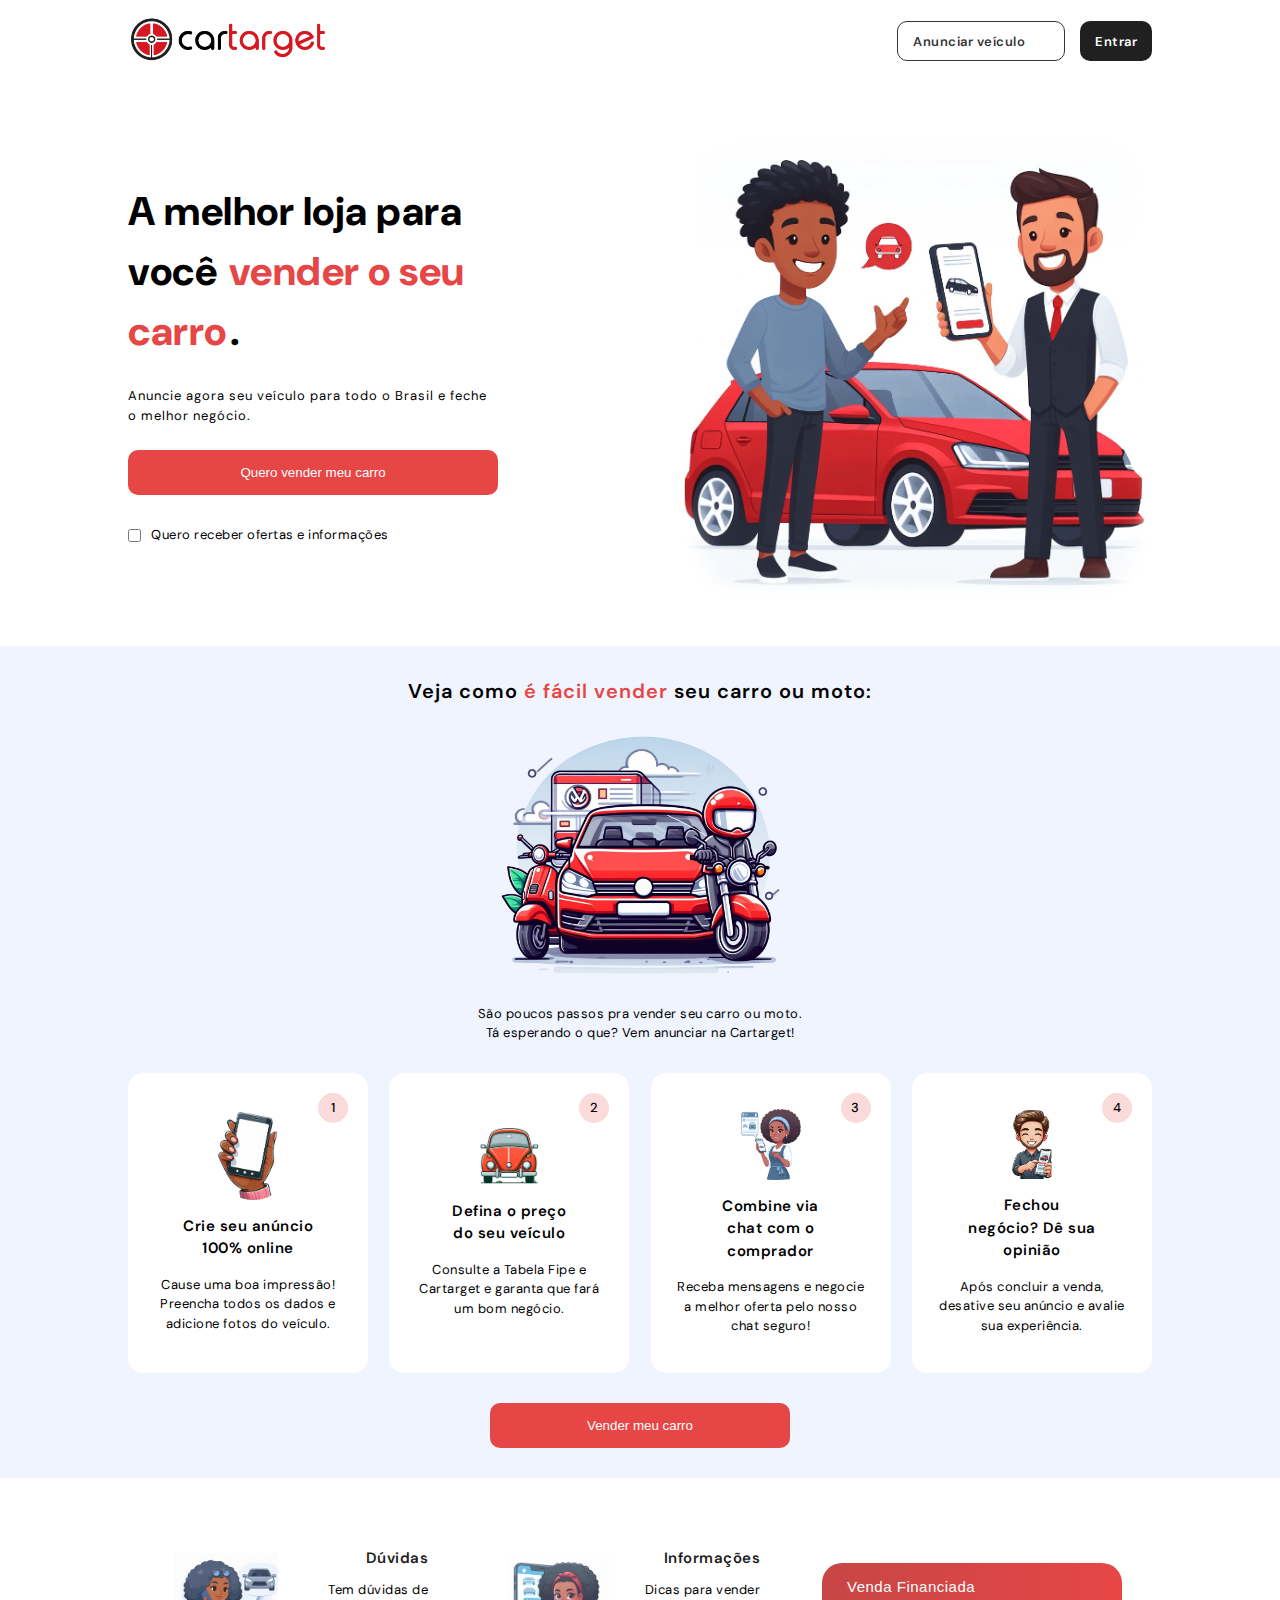
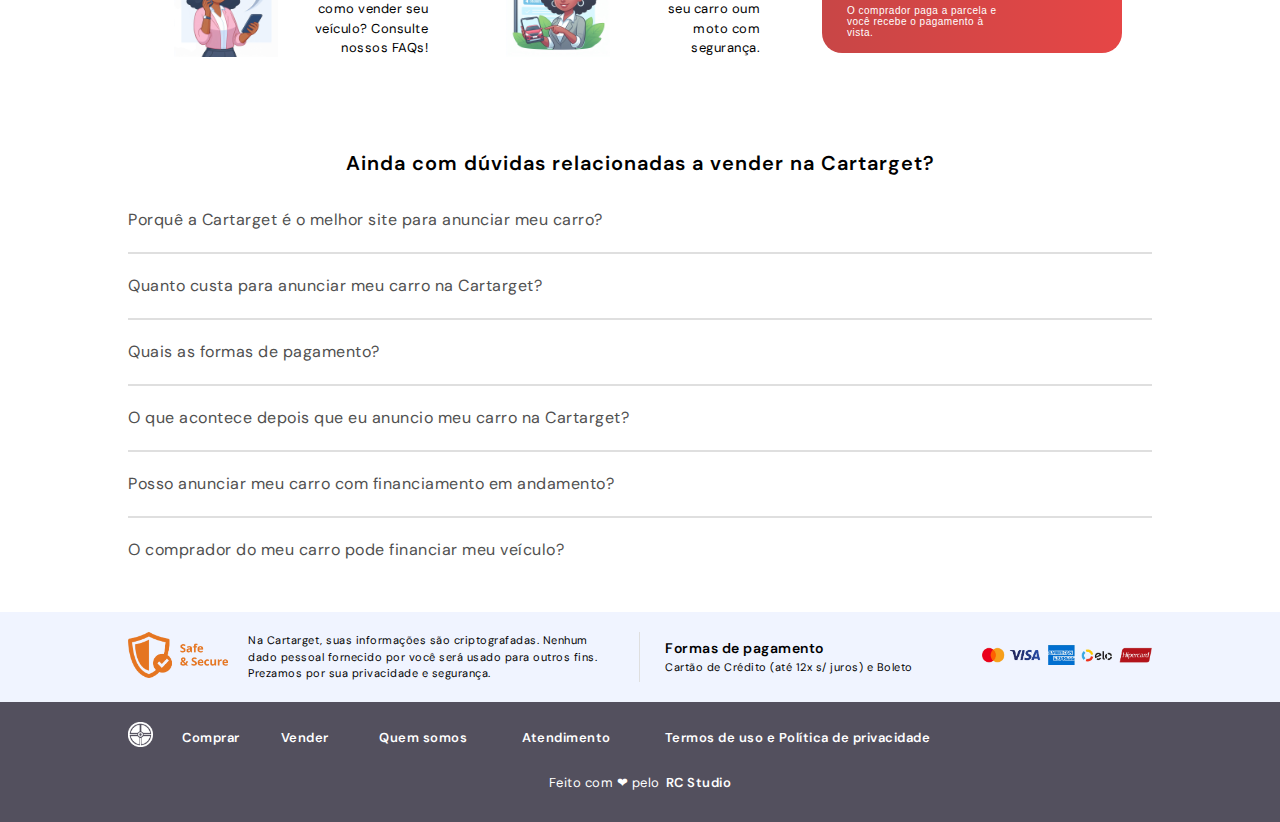
<file: index.html>
<!DOCTYPE html>
<html lang="pt-br">
  <head>
    <meta charset="UTF-8" />
    <meta name="viewport" content="width=device-width, initial-scale=1.0" />

    <title>cartarget</title>
    <link rel="icon" type="image/x-icon" href="./src/logo/cartarget2.png" />

    <link rel="stylesheet" href="./css/index/0-reset.css" />
    <link rel="stylesheet" href="./css/index/1-styles.css" />
    <link rel="stylesheet" href="./css/index/2-header.css" />
    <link rel="stylesheet" href="./css/index/3-steps.css" />
    <link rel="stylesheet" href="./css/index/4-info.css" />
    <link rel="stylesheet" href="./css/index/5-opinions.css" />
    <link rel="stylesheet" href="./css/index/6-questions.css" />
    <link rel="stylesheet" href="./css/index/7-payments.css" />
    <link rel="stylesheet" href="./css/index/8-footer.css" />
    <link rel="stylesheet" href="./css/index/9-media-queries.css" />

    <link rel="preconnect" href="https://fonts.googleapis.com" />
    <link rel="preconnect" href="https://fonts.gstatic.com" crossorigin />
    <link
      href="https://fonts.googleapis.com/css2?family=DM+Sans:opsz,wght@9..40,100;9..40,200;9..40,300;9..40,400;9..40,500;9..40,600;9..40,700&display=swap"
      rel="stylesheet"
    />

    <link
      rel="stylesheet"
      href="https://unicons.iconscout.com/release/v4.0.8/css/line.css"
    />
  </head>

  <body>
    <section class="header">
      <div class="main-head">
        <div class="head-content">
          <div id="logo">
            <img class="logo" src="./src/logo/cartarget.png" alt="" />
          </div>
          <div class="buttons">
            <button class="advertise">
              <p>Anunciar veículo</p>
              <p class="uil uil-car-sideview"></p>
            </button>
            <button class="login">Entrar</button>
          </div>
        </div>
      </div>
      <div class="car-sell">
        <div class="sell-info">
          <h2 class="title black">A melhor loja para você</h2>
          <h2 class="title red">vender o seu carro</h2>
          <h2 class="title black">.</h2>
          <div class="sell-subdiv">
            <p>
              Anuncie agora seu veículo para todo o Brasil e feche o melhor
              negócio.
            </p>
            <button class="sell-btn">Quero vender meu carro</button>
            <div>
              <input type="checkbox" name="options[]" class="newsletter" />
              <label for="newsletter"
                >Quero receber ofertas e informações</label
              >
            </div>
          </div>
        </div>
        <div class="sell-info sell-info2">
          <img src="./src/img/ilustration-car-3.jpg" alt="" />
        </div>
      </div>
    </section>
    <section class="steps">
      <input type="radio" name="btn-radio" value="btn-5" id="radio5" />
      <input type="radio" name="btn-radio" value="btn-6" id="radio6" />
      <input type="radio" name="btn-radio" value="btn-7" id="radio7" />
      <input type="radio" name="btn-radio" value="btn-8" id="radio8" />

      <div class="steps-content">
        <div class="section-title">
          <h2>Veja como</h2>
          <h2 class="title2">é fácil vender</h2>
          <h2>seu carro ou moto:</h2>
        </div>
        <div class="steps-img">
          <img src="./src/img/sell-02.png" alt="" />
          <p>
            São poucos passos pra vender seu carro ou moto. Tá esperando o que?
            Vem anunciar na Cartarget!
          </p>
        </div>

        <div class="steps-cards" id="steps-cards">
          <div class="stp-card steps-card-1">
            <div class="card-number">
              <p>1</p>
            </div>
            <div class="stp-img">
              <img src="./src/img/hand-1.png" alt="" />
            </div>
            <div class="stp-title">
              <h2>Crie seu anúncio 100% online</h2>
            </div>
            <div class="stp-text">
              <p>
                Cause uma boa impressão! Preencha todos os dados e adicione
                fotos do veículo.
              </p>
            </div>
            <div class="next">
              <p class="uil uil-angle-double-right"></p>
            </div>
          </div>

          <div class="stp-card steps-card-2">
            <div class="card-number">
              <p>2</p>
            </div>
            <div class="stp-img">
              <img src="./src/img/fusca.png" alt="" />
            </div>
            <div class="stp-title">
              <h2>Defina o preço do seu veículo</h2>
            </div>
            <div class="stp-text">
              <p>
                Consulte a Tabela Fipe e Cartarget e garanta que fará um bom
                negócio.
              </p>
            </div>
            <div class="next">
              <p class="uil uil-angle-double-right"></p>
            </div>
          </div>

          <div class="stp-card steps-card-3">
            <div class="card-number">
              <p>3</p>
            </div>
            <div class="stp-img">
              <img src="./src/img/ilustration-car-9.png" alt="" />
            </div>
            <div class="stp-title">
              <h2>Combine via chat com o comprador</h2>
            </div>
            <div class="stp-text">
              <p>
                Receba mensagens e negocie a melhor oferta pelo nosso chat
                seguro!
              </p>
            </div>
            <div class="next">
              <p class="uil uil-angle-double-right"></p>
            </div>
          </div>

          <div class="stp-card steps-card-4">
            <div class="card-number">
              <p>4</p>
            </div>
            <div class="stp-img">
              <img src="./src/img/feedback-1.png" alt="" />
            </div>
            <div class="stp-title">
              <h2>Fechou negócio? Dê sua opinião</h2>
            </div>
            <div class="stp-text">
              <p>
                Após concluir a venda, desative seu anúncio e avalie sua
                experiência.
              </p>
            </div>
          </div>
        </div>

        <div id="s-nav-manual">
          <label for="radio5" class="manual-btn btn5"></label>
          <label for="radio6" class="manual-btn btn6"></label>
          <label for="radio7" class="manual-btn btn7"></label>
          <label for="radio8" class="manual-btn btn8"></label>
        </div>
        <div id="s-nav-auto">
          <div class="auto-btn btn-5"></div>
          <div class="auto-btn btn-6"></div>
          <div class="auto-btn btn-7"></div>
          <div class="auto-btn btn-8"></div>
        </div>

        <div class="steps-btn">
          <button id="steps-btn" class="sell-btn">Vender meu carro</button>
        </div>
      </div>
    </section>
    <section class="info">
      <input type="radio" name="btn-radio" value="btn-1" id="radio1" />
      <input type="radio" name="btn-radio" value="btn-2" id="radio2" />
      <input type="radio" name="btn-radio" value="btn-3" id="radio3" />

      <div class="info-content">
        <div class="faq third">
          <div>
            <img src="./src/img/ilustration-car-2.jpg" alt="" />
          </div>
          <div>
            <a href="" class="faqs-questions uil uil-angle-right-b">Dúvidas</a>
            <p>Tem dúvidas de como vender seu veículo? Consulte nossos FAQs!</p>
          </div>
        </div>

        <div class="security third">
          <div>
            <img src="./src/img/ilustration-car-6.jpg" alt="" />
          </div>
          <div>
            <a href="" class="uil uil-angle-right-b">Informações</a>
            <p>Dicas para vender seu carro oum moto com segurança.</p>
          </div>
        </div>

        <div class="financing third">
          <button class="financing-btn">
            <div class="financing-text">
              <h3 class="title">Venda Financiada</h3>
              <p>
                O comprador paga a parcela e você recebe o pagamento à vista.
              </p>
            </div>
            <div>
              <p class="uil uil-usd-circle"></p>
            </div>
          </button>
        </div>
      </div>

      <div id="nav-manual">
        <label for="radio1" class="manual-btn btn1"></label>
        <label for="radio2" class="manual-btn btn2"></label>
        <label for="radio3" class="manual-btn btn3"></label>
      </div>
      <div id="nav-auto">
        <div class="auto-btn btn-1"></div>
        <div class="auto-btn btn-2"></div>
        <div class="auto-btn btn-3"></div>
      </div>
    </section>
    <!-- <section class="opinions"></section> -->
    <section class="questions">
      <h2 class="section-title">
        Ainda com dúvidas relacionadas a vender na Cartarget?
      </h2>
      <div class="faq">
        <div class="faq-question">
          <p>Porquê a Cartarget é o melhor site para anunciar meu carro?</p>
          <button id="faq-btn-1">
            <p id="rotate-arrow1" class="uil uil-angle-down"></p>
          </button>
        </div>
        <div class="faq-answer hidden" id="faq-answer-1">
          <p>
            A Cartarget é a maior plataforma para comprar e vender carros e
            motos com total tranquilidade. São milhares de veículos em nosso
            site com pessoas interessadas em todo o território nacional.
          </p>
        </div>
      </div>
      <div class="faq">
        <div class="faq-question">
          <p>Quanto custa para anunciar meu carro na Cartarget?</p>
          <button id="faq-btn-2">
            <p id="rotate-arrow2" class="uil uil-angle-down"></p>
          </button>
        </div>
        <div class="faq-answer hidden" id="faq-answer-2">
          <p>
            A precificação do seu anúncio na Webmotors pode variar de acordo com
            a cidade, estado, dispositivo e veículo anunciado. O valor da nossa
            taxa será exibido no momento do cadastro do veículo.
          </p>
        </div>
      </div>
      <div class="faq">
        <div class="faq-question">
          <p>Quais as formas de pagamento?</p>
          <button id="faq-btn-3">
            <p id="rotate-arrow3" class="uil uil-angle-down"></p>
          </button>
        </div>
        <div class="faq-answer hidden" id="faq-answer-3">
          <p>
            Após encontrar o plano que você deseja anunciar o seu veículo, você
            pode escolher a melhor condição de pagamento para seu bolso, sendo
            cartão de crédito, boleto ou pix. Assim, fácil e sem burocracia.
          </p>
        </div>
      </div>
      <div class="faq">
        <div class="faq-question">
          <p>O que acontece depois que eu anuncio meu carro na Cartarget?</p>
          <button id="faq-btn-4">
            <p id="rotate-arrow4" class="uil uil-angle-down"></p>
          </button>
        </div>
        <div class="faq-answer hidden" id="faq-answer-4">
          <p>
            Após a criação do seu anúncio ele passará por uma breve validação
            que pode durar até 1 dia útil. Caso o anúncio não atenda aos
            requisitos mínimos, ele pode ser reprovado na validação e passar por
            uma reanálise mediante envio de informações para nosso time de
            atendimento.
          </p>
        </div>
      </div>
      <div class="faq">
        <div class="faq-question">
          <p>Posso anunciar meu carro com financiamento em andamento?</p>
          <button id="faq-btn-5">
            <p id="rotate-arrow5" class="uil uil-angle-down"></p>
          </button>
        </div>
        <div class="faq-answer hidden" id="faq-answer-5">
          <p>
            Sim. Veículos com financiamento em andamento podem ser anunciados na
            Webmotors, porém a transferência ou quitação da dívida deve ser
            acordada entre comprador e vendedor no momento da negociação.
          </p>
        </div>
      </div>
      <div class="faq">
        <div class="faq-question">
          <p>O comprador do meu carro pode financiar meu veículo?</p>
          <button id="faq-btn-6">
            <p id="rotate-arrow6" class="uil uil-angle-down"></p>
          </button>
        </div>
        <div class="faq-answer hidden" id="faq-answer-6">
          <p>
            Sim, a Cartarget possui parceiros, pelos quais seu carro pode ser
            financiado por outra pessoa física desde que esteja quitado. O
            financiamento de pessoa física para pessoa física pode facilitar
            para o comprador que quer comprar o veículo parcelado e acelerar
            ainda mais sua venda!
          </p>
        </div>
      </div>
    </section>
    <section class="payments">
      <div class="payments-content">
        <div class="verified">
          <div>
            <img class="verisign" src="./src/logo/verified.png" alt="" />
          </div>
          <div>
            <p>
              Na Cartarget, suas informações são criptografadas. Nenhum dado
              pessoal fornecido por você será usado para outros fins. Prezamos
              por sua privacidade e segurança.
            </p>
          </div>
        </div>
        <div class="verified">
          <div class="text">
            <h3>Formas de pagamento</h3>
            <p>Cartão de Crédito (até 12x s/ juros) e Boleto</p>
          </div>
          <div>
            <img class="cards" src="./src/img/credit-cards.png" alt="" />
          </div>
        </div>
      </div>
    </section>
    <section class="footer">
      <div class="footer-content">
        <div class="footer-navigation">
          <div class="navigation__footer-navigation">
            <div class="footer-img">
              <img src="./src/logo/cartarget2_white.png" alt="" />
            </div>
            <a href="">Comprar</a>
            <a href="">Vender</a>
            <a href="">Quem somos</a>
            <a href="">Atendimento</a>
            <a href="">Termos de uso e Política de privacidade</a>
          </div>
          <div class="social-media">
            <a class="uil uil-github" href=""></a>
            <a class="uil uil-linkedin" href=""></a>
            <a class="uil uil-youtube" href=""></a>
            <a class="uil uil-facebook-f" href=""></a>
            <a class="uil uil-instagram" href=""></a>
          </div>
        </div>
        <div class="rc-studio">
          <p>Feito com ❤ pelo</p>
          <a href="">RC Studio</a>
        </div>
      </div>
    </section>

    <script src="./js/script.js"></script>
  </body>
</html>
</file>
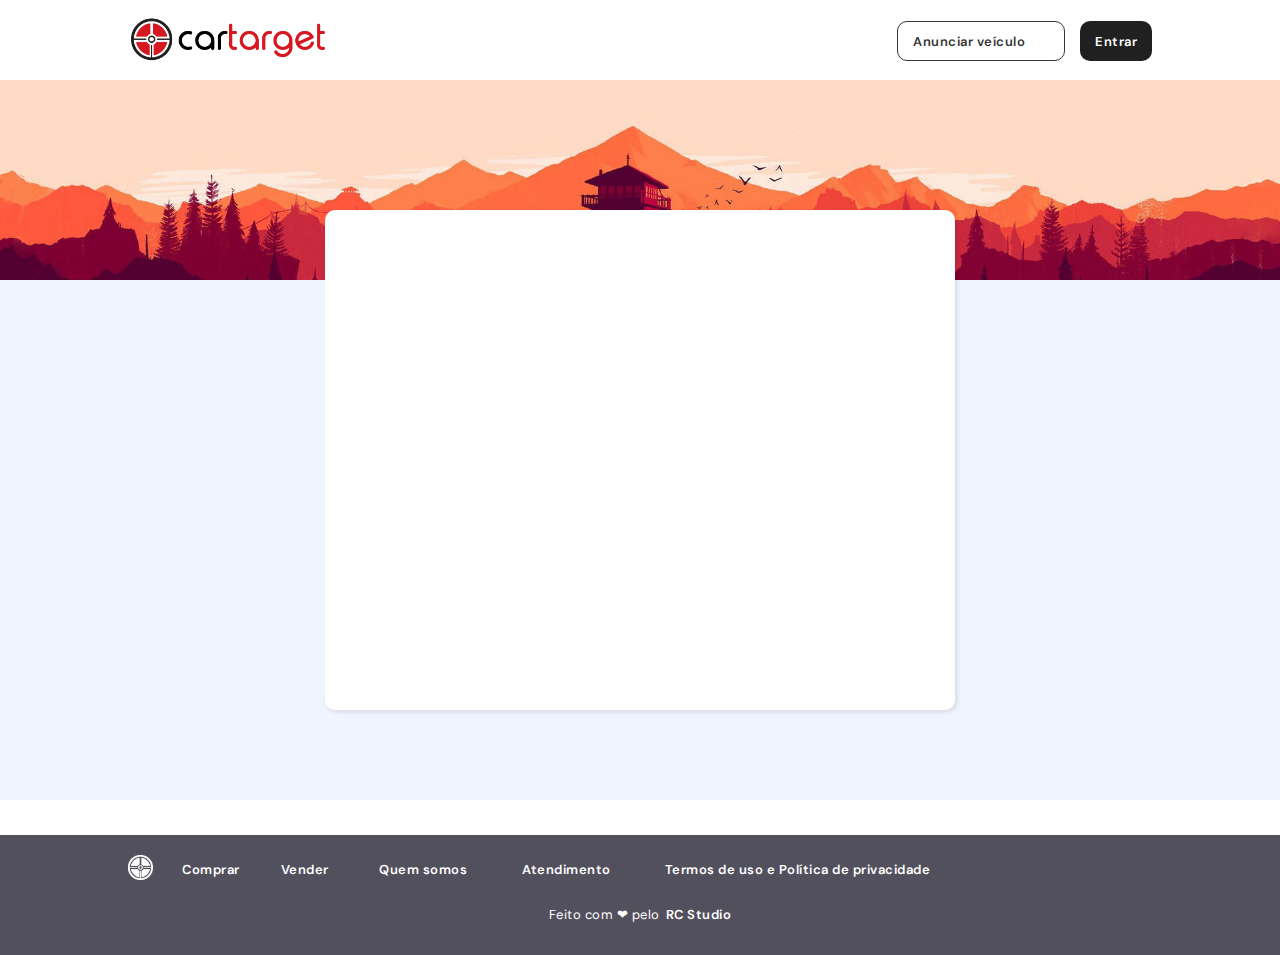
<file: login.html>
<!DOCTYPE html>
<html lang="pt-br">
  <head>
    <meta charset="UTF-8" />
    <meta name="viewport" content="width=device-width, initial-scale=1.0" />

    <title>cartarget - venda seu veículo</title>
    <link rel="icon" type="image/x-icon" href="./src/logo/cartarget2.png" />

    <link rel="stylesheet" href="./css/index/0-reset.css" />
    <link rel="stylesheet" href="./css/index/1-styles.css" />
    <link rel="stylesheet" href="./css/index/2-header.css" />
    <link rel="stylesheet" href="./css/index/7-payments.css" />
    <link rel="stylesheet" href="./css/index/8-footer.css" />
    <link rel="stylesheet" href="./css/index/9-media-queries.css" />
    <link rel="stylesheet" href="./css/login/login.css" />

    <link rel="preconnect" href="https://fonts.googleapis.com" />
    <link rel="preconnect" href="https://fonts.gstatic.com" crossorigin />
    <link
      href="https://fonts.googleapis.com/css2?family=DM+Sans:opsz,wght@9..40,100;9..40,200;9..40,300;9..40,400;9..40,500;9..40,600;9..40,700&display=swap"
      rel="stylesheet"
    />

    <link
      rel="stylesheet"
      href="https://unicons.iconscout.com/release/v4.0.8/css/line.css"
    />
  </head>
  <body>
    <section class="head-fix">
      <section class="header">
        <div class="main-head">
          <div class="head-content">
            <div id="logo">
              <img class="logo" src="./src/logo/cartarget.png" alt="" />
            </div>
            <div class="buttons">
              <button class="advertise">
                <p>Anunciar veículo</p>
                <p class="uil uil-car-sideview"></p>
              </button>
              <button class="login">Entrar</button>
            </div>
          </div>
        </div>
      </section>
    </section>

    <section class="login-page">
      <div class="login-content">
        <div class="login-img">
          <img src="./src/img/landscape2.jpg" alt="" />
        </div>
        <div class="login-card"></div>
      </div>
    </section>

    <section class="footer">
      <div class="footer-content">
        <div class="footer-navigation">
          <div class="navigation__footer-navigation">
            <div class="footer-img">
              <img src="./src/logo/cartarget2_white.png" alt="" />
            </div>
            <a href="">Comprar</a>
            <a href="">Vender</a>
            <a href="">Quem somos</a>
            <a href="">Atendimento</a>
            <a href="">Termos de uso e Política de privacidade</a>
          </div>
          <div class="social-media">
            <a class="uil uil-github" href=""></a>
            <a class="uil uil-linkedin" href=""></a>
            <a class="uil uil-youtube" href=""></a>
            <a class="uil uil-facebook-f" href=""></a>
            <a class="uil uil-instagram" href=""></a>
          </div>
        </div>
        <div class="rc-studio">
          <p>Feito com ❤ pelo</p>
          <a href="">RC Studio</a>
        </div>
      </div>
    </section>
  </body>
</html>
</file>
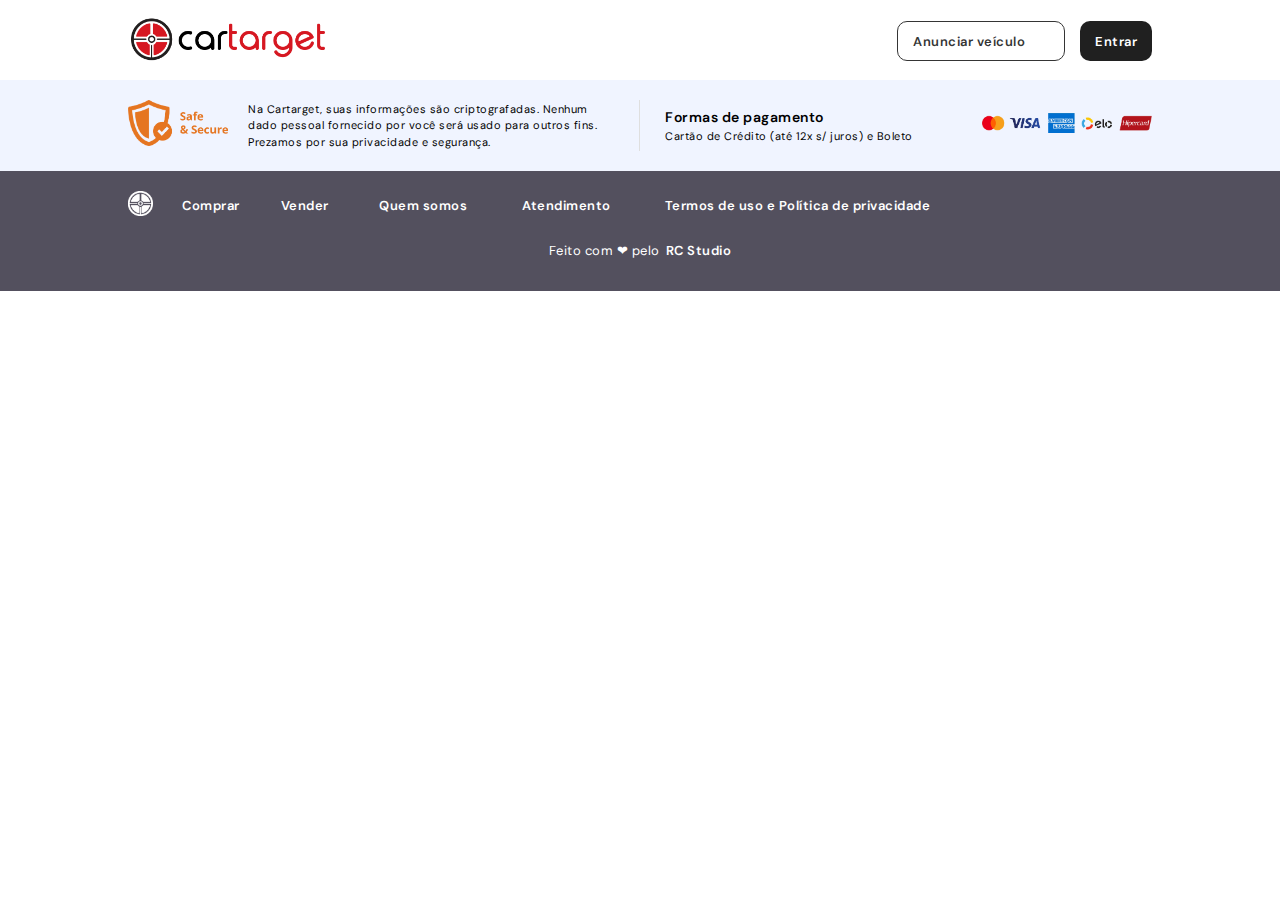
<file: selling_form.html>
<!DOCTYPE html>
<html lang="pt-br">
  <head>
    <meta charset="UTF-8" />
    <meta name="viewport" content="width=device-width, initial-scale=1.0" />

    <title>cartarget - venda seu veículo</title>
    <link rel="icon" type="image/x-icon" href="./src/logo/cartarget2.png" />

    <link rel="stylesheet" href="./css/index/0-reset.css" />
    <link rel="stylesheet" href="./css/index/1-styles.css" />
    <link rel="stylesheet" href="./css/index/2-header.css" />
    <link rel="stylesheet" href="./css/index/7-payments.css" />
    <link rel="stylesheet" href="./css/index/8-footer.css" />
    <link rel="stylesheet" href="./css/index/9-media-queries.css" />

    <link rel="preconnect" href="https://fonts.googleapis.com" />
    <link rel="preconnect" href="https://fonts.gstatic.com" crossorigin />
    <link
      href="https://fonts.googleapis.com/css2?family=DM+Sans:opsz,wght@9..40,100;9..40,200;9..40,300;9..40,400;9..40,500;9..40,600;9..40,700&display=swap"
      rel="stylesheet"
    />

    <link
      rel="stylesheet"
      href="https://unicons.iconscout.com/release/v4.0.8/css/line.css"
    />
  </head>
  <body>
    <section class="header">
      <div class="main-head">
        <div class="head-content">
          <div id="logo">
            <img class="logo" src="./src/logo/cartarget.png" alt="" />
          </div>
          <div class="buttons">
            <button class="advertise">
              <p>Anunciar veículo</p>
              <p class="uil uil-car-sideview"></p>
            </button>
            <button class="login">Entrar</button>
          </div>
        </div>
      </div>
    </section>

    <section class="payments">
      <div class="payments-content">
        <div class="verified">
          <div>
            <img class="verisign" src="./src/logo/verified.png" alt="" />
          </div>
          <div>
            <p>
              Na Cartarget, suas informações são criptografadas. Nenhum dado
              pessoal fornecido por você será usado para outros fins. Prezamos
              por sua privacidade e segurança.
            </p>
          </div>
        </div>
        <div class="verified">
          <div class="text">
            <h3>Formas de pagamento</h3>
            <p>Cartão de Crédito (até 12x s/ juros) e Boleto</p>
          </div>
          <div>
            <img class="cards" src="./src/img/credit-cards.png" alt="" />
          </div>
        </div>
      </div>
    </section>
    <section class="footer">
      <div class="footer-content">
        <div class="footer-navigation">
          <div class="navigation__footer-navigation">
            <div class="footer-img">
              <img src="./src/logo/cartarget2_white.png" alt="" />
            </div>
            <a href="">Comprar</a>
            <a href="">Vender</a>
            <a href="">Quem somos</a>
            <a href="">Atendimento</a>
            <a href="">Termos de uso e Política de privacidade</a>
          </div>
          <div class="social-media">
            <a class="uil uil-github" href=""></a>
            <a class="uil uil-linkedin" href=""></a>
            <a class="uil uil-youtube" href=""></a>
            <a class="uil uil-facebook-f" href=""></a>
            <a class="uil uil-instagram" href=""></a>
          </div>
        </div>
        <div class="rc-studio">
          <p>Feito com ❤ pelo</p>
          <a href="">RC Studio</a>
        </div>
      </div>
    </section>
  </body>
</html>
</file>
<file: css/index/1-styles.css>
* {
  padding: 0;
  margin: 0;
  box-sizing: border-box;
}

body {
  font-family: DM Sans, sans-serif;
  letter-spacing: 0.5px;
  font-size: 13px;
  width: 100vw;
  overflow-x: hidden;
  line-height: 1.5;
}

.section-title {
  font-size: 20px;
  font-weight: 600;
  letter-spacing: 1px;
}

.sell-btn {
  background-color: rgb(230, 70, 70);
  border: none;
  color: #fff;
  height: 45px;
  margin-bottom: 30px;
  border-radius: 10px;
  padding: 0 15px;
  transition: 0.2s;
}

.sell-btn:hover {
  scale: 1.05;
  cursor: pointer;
  background-color: rgb(230, 100, 100);
}
</file>
<file: css/index/2-header.css>
/* main head */

.header {
  width: 80%;
  margin-left: auto;
  margin-right: auto;
  height: fit-content;
  background-color: #fff;
  display: flex;
  flex-direction: column;
  justify-content: space-between;
}

.header .main-head {
  width: 100%;
  height: 80px;
  display: flex;
  align-items: end;
  padding-bottom: 10px;
}

.header .main-head .head-content {
  width: 100%;
  display: flex;
  flex-direction: row;
  align-items: center;
  display: flex;
  justify-content: space-between;
}

.header .main-head .head-content #logo {
  width: 200px;
  padding: 3px;
}

.header .main-head .head-content #logo .logo {
  width: 100%;
}

.header .main-head .buttons {
  display: flex;
  flex-direction: row;
}

.header .main-head button {
  border-radius: 10px;
  border: 1px solid #353535;
  display: flex;
  flex-direction: row;
  justify-content: space-between;
  align-items: center;
  padding: 0 15px;
  font-family: inherit;
  font-size: 1em;
  letter-spacing: inherit;
  font-weight: 600;
  height: 40px;
}

.header .main-head .advertise {
  width: 168px;
  background-color: #fff;
  color: #353535;
  transition: 0.2s;
}

.header .main-head .advertise:hover {
  cursor: pointer;
  background-color: #ebebeb;
  border: 1px solid #858585;
  scale: 1.05;
}

.header .main-head button .uil {
  font-size: 22px;
}

.header .main-head .login {
  background-color: #202020;
  color: #fff;
  margin-left: 15px;
  border: none;
  transition: 0.2s;
}

.header .main-head .login:hover {
  cursor: pointer;
  background-color: #505050;
  scale: 1.05;
}

/* secondary head */

.header .car-sell {
  width: 100%;
  height: fit-content;
  display: flex;
  flex-direction: row;
  align-items: center;
  justify-content: space-between;
}

.header .car-sell .sell-info {
  width: 470px;
  padding-right: 100px;
  margin: 30px 0;
}

.header .car-sell .sell-info2 {
  padding-right: 0px;
}

.header .car-sell .title {
  font-size: 40px;
  font-weight: 800;
  display: inline;
}

.header .car-sell .sell-info .red {
  color: rgb(230, 70, 70);
}

.header .car-sell .sell-info .black {
  margin-right: 8px;
}

.header .car-sell .sell-info .sell-subdiv {
  display: flex;
  flex-direction: column;
}

.header .car-sell .sell-info p {
  margin: 25px 0;
  font-weight: 400;
  letter-spacing: 1px;
}

.header .car-sell .sell-info .sell-subdiv div {
  display: flex;
  align-items: center;
}

.header .car-sell .sell-info .newsletter {
  margin-right: 10px;
}

.header .car-sell div img {
  width: 100%;
}
</file>
<file: css/index/3-steps.css>
.steps {
  width: 100vw;
  height: fit-content;
  background-color: #f0f4ff;
  overflow-x: hidden;
}

.steps-content {
  width: 80%;
  margin-left: auto;
  margin-right: auto;
}

.steps-content .section-title {
  padding: 30px 20px;
  text-align: center;
}

.steps-content .section-title h2 {
  display: inline;
}

.steps-content .section-title .title2 {
  color: rgb(230, 70, 70);
}

.steps-content .steps-img {
  width: 100%;
  display: flex;
  align-items: center;
  flex-direction: column;
  margin-bottom: 30px;
}

.steps-content .steps-img img {
  width: 280px;
  margin-bottom: 30px;
}

.steps-content .steps-img p {
  width: 330px;
  text-align: center;
}

.steps-content .steps-cards {
  display: flex;
  flex-direction: row;
  justify-content: space-between;
}

.steps input {
  display: none;
}

.steps-content .steps-cards .stp-card .next {
  display: none;
}

.steps-content .steps-cards .stp-card .card-number {
  width: 30px;
  height: 30px;
  background-color: rgba(230, 70, 70, 0.2);
  border-radius: 50%;
  display: flex;
  justify-content: center;
  align-items: center;
  position: absolute;
  top: 20px;
  right: 20px;
  font-weight: 500;
}

.steps-content .steps-cards .stp-card {
  width: 240px;
  height: 300px;
  background-color: #fff;
  border-radius: 15px;
  margin-bottom: 30px;
  display: flex;
  flex-direction: column;
  justify-content: center;
  align-items: center;
  position: relative;
}

.steps-content .steps-cards .stp-card .stp-img {
  display: flex;
  justify-content: center;
}

.steps-content .steps-cards img {
  width: 60px;
}

.steps-content .steps-cards .stp-card .stp-title {
  width: 130px;
  text-align: center;
  font-weight: 600;
  font-size: 15px;
  margin: 15px 0;
}

.steps-content .steps-cards .stp-card .stp-text {
  width: 80%;
  text-align: center;
}

.steps-content .steps-cards .stp-card .next {
  position: absolute;
  right: -60px;
  font-size: 50px;
  color: rgba(230, 70, 70, 0.5);
}

.steps #s-nav-manual .manual-btn {
  z-index: 10;
}

.steps #s-nav-manual,
#s-nav-auto {
  display: none;
}

.steps #s-nav-auto {
  position: relative;
  bottom: 15px;
}

.steps #s-nav-auto .auto-btn {
  background-color: #909090;
}

.steps #s-nav-manual .manual-btn,
#s-nav-auto .auto-btn {
  width: 40px;
  height: 5px;
  border: none;
  border-radius: 99px;
  display: flex;
  justify-content: center;
  cursor: pointer;
  align-items: center;
  margin: 0px 10px;
  transition: 0.1s;
}

.steps #s-nav-manual .manual-btn:hover {
  background-color: rgb(230, 70, 70);
}

.steps .steps-btn {
  width: 100%;
  display: flex;
  justify-content: center;
}

.steps #steps-btn {
  width: 300px;
}
</file>
<file: css/index/4-info.css>
.info {
  width: 100vw;
  overflow-x: hidden;
  padding-bottom: 20px;
}

.info .info-content {
  width: 80%;
  margin-left: auto;
  margin-right: auto;
  margin-top: 60px;
  margin-bottom: 20px;
  height: fit-content;
  background-color: #fff;
  display: flex;
  flex-direction: row;
  align-items: center;
  padding: 10px;
  justify-content: space-between;
}

.info input {
  display: none;
}

.info #nav-manual .manual-btn {
  z-index: 10;
}

.info #nav-manual,
#nav-auto {
  display: none;
}

.info #nav-auto {
  position: relative;
  bottom: 15px;
}

.info #nav-auto .auto-btn {
  background-color: #909090;
}

.info #nav-manual .manual-btn,
#nav-auto .auto-btn {
  width: 40px;
  height: 5px;
  border: none;
  border-radius: 99px;
  display: flex;
  justify-content: center;
  cursor: pointer;
  align-items: center;
  margin: 0px 10px;
  transition: 0.1s;
}

.info #nav-manual .manual-btn:hover {
  background-color: rgb(230, 70, 70);
}

.info .info-content .third {
  max-width: 300px;
  height: 120px;
  display: flex;
  justify-content: space-between;
  align-items: center;
}

.info .info-content .financing {
  margin: 0 20px;
}

.info .info-content .third div {
  width: 50%;
  padding: 0 10px;
  text-align: right;
}

.info .info-content .third div img {
  width: 80%;
  opacity: 0.85;
}

.info .info-content .third div p {
  margin: 10px 0;
}

.info .info-content .third a {
  font-family: inherit;
  font-weight: 600;
  font-size: 15px;
  text-decoration: none;
  color: #202020;
  transition: 0.2s;
}

.info .info-content .financing .financing-btn {
  display: flex;
  align-items: center;
  padding-top: 10px;
  padding-left: 15px;
  border-radius: 20px;
  border: none;
  background: linear-gradient(to left, rgb(230, 70, 70), rgb(200, 70, 70));
  height: 90px;
  transition: 0.2s;
}

.info .info-content .third .financing-btn:hover {
  scale: 1.05;
  cursor: pointer;
  opacity: 0.9;
}

.info .info-content .third .financing-btn .financing-text {
  width: 80%;
  text-align: left;
  font-size: 10px;
  color: #fff;
  letter-spacing: 0.5px;
}

.info .info-content .third .financing-btn .title {
  font-size: 15px;
  font-weight: 500;
}

.info .info-content .third .financing-btn .uil {
  color: #fff;
  text-align: center;
  font-size: 50px;
  padding-bottom: 7px;
}
</file>
<file: css/index/5-opinions.css>
.opinions {
  width: 100%;
  margin-left: auto;
  margin-right: auto;

  height: 250px;
  background-color: #f0f4ff;
}
</file>
<file: css/index/6-questions.css>
.questions {
  width: 80%;
  margin-left: auto;
  margin-right: auto;
  height: fit-content;
  background-color: #fff;
  padding: 30px 0;
}

.questions h2 {
  margin-bottom: 10px;
  display: flex;
  justify-content: center;
}
.questions .faq:not(:last-child) {
  border-bottom: 2px solid #dfdfdf;
}

.questions .faq .hidden {
  display: none;
}

.questions .faq .faq-question {
  display: flex;
  flex-direction: row;
  justify-content: space-between;
  align-items: center;
  padding: 20px 0;
  font-size: 16px;
  color: #505050;
}

.questions .faq .faq-question button {
  border: none;
  background-color: transparent;
  font-size: 30px;
  transition: 0.2s;
}

.questions .faq .faq-question button:hover {
  scale: 1.2;
  cursor: pointer;
  color: rgb(230, 70, 70);
}

.questions .faq .faq-question .uil {
  transition: 0.2s;
}

.questions .faq .faq-answer {
  font-size: 14px;
  padding-bottom: 20px;
  color: #808080;
}

.questions .faq .girar {
  transform: rotate(180deg);
}
</file>
<file: css/index/7-payments.css>
.payments {
  width: 100%;
  min-height: 90px;
  background-color: #f0f4ff;
}

.payments .payments-content {
  width: 80%;
  margin-left: auto;
  margin-right: auto;
  display: flex;
  flex-direction: row;
  justify-content: space-between;
  padding: 20px 0;
  font-size: 11px;
}

.payments .payments-content .verified {
  width: 50%;
  display: flex;
  flex-direction: row;
  justify-content: space-between;
  align-items: center;
}

.payments .payments-content .verified:not(:last-child) {
  border-right: 1px solid #dfdfdf;
  padding-right: 20px;
}

.payments .payments-content .verified .verisign {
  width: 120px;
  padding-right: 20px;
}

.payments .payments-content .verified .cards {
  width: 170px;
}

.payments .payments-content .verified h3 {
  font-size: 14px;
  font-weight: 600;
}

.payments .payments-content .verified .text {
  margin: 0 25px;
}
</file>
<file: css/index/8-footer.css>
.footer {
  width: 100%;
  margin-left: auto;
  margin-right: auto;
  min-height: 120px;
  background-color: #53505e;
  padding: 20px 0;
}

.footer .footer-content {
  width: 80%;
  margin-left: auto;
  margin-right: auto;
  display: flex;
  flex-direction: column;
}

.footer .footer-content .footer-navigation {
  display: flex;
  flex-direction: row;
  justify-content: space-between;
}

.footer-content .footer-navigation .navigation__footer-navigation {
  display: grid;
  grid-template-columns: 1fr 2fr 2fr 3fr 3fr 6fr;
  align-items: center;
  gap: 10px;
  grid-gap: 10px;
}

.footer-navigation .navigation__footer-navigation a {
  text-decoration: none;
  color: #fff;
  font-weight: 600;
}

.footer-navigation .navigation__footer-navigation a:hover {
  /* text-decoration: underline; */
  cursor: pointer;
  color: rgb(255, 180, 180);
}

.footer-navigation .navigation__footer-navigation img {
  width: 25px;
}

.footer .footer-navigation .social-media {
  display: flex;
  flex-direction: row;
  align-items: center;
  gap: 15px;
}

.footer .footer-navigation .social-media a {
  text-decoration: none;
  color: #fff;
  font-weight: 600;
  font-size: 20px;
}
.footer .footer-navigation .social-media a:hover {
  cursor: pointer;
  color: rgb(255, 180, 180);
}

.footer .footer-content .rc-studio {
  display: flex;
  flex-direction: row;
  align-items: center;
  margin-top: 20px;
  justify-content: center;
}

.footer .footer-content .rc-studio p {
  color: #fff;
  margin-right: 6px;
}

.footer .footer-content .rc-studio a {
  text-decoration: none;
  color: #fff;
  font-weight: 600;
}
.footer .footer-content .rc-studio a:hover {
  text-decoration: underline;
  cursor: pointer;
  color: rgb(255, 180, 180);
}
</file>
<file: css/index/9-media-queries.css>
@media screen and (max-width: 1400px) {
}
@media screen and (max-width: 1250px) {
  .info .info-content {
    width: 300%;
    overflow-x: hidden;
    justify-content: space-around;
    transition: 1s;
  }
  .info #nav-manual,
  #nav-auto {
    display: flex;
    flex-direction: row;
    align-items: center;
    justify-content: center;
    margin-bottom: 10px;
  }
  .steps #s-nav-manual,
  #s-nav-auto {
    display: flex;
    flex-direction: row;
    align-items: center;
    justify-content: center;
    margin-bottom: 10px;
  }

  .steps .steps-content #steps-cards {
    width: 400%;
    margin: 0;
    overflow-x: hidden;
    justify-content: space-around;
    transition: 1s;
  }

  .footer .footer-content .footer-navigation {
    display: flex;
    flex-direction: column;
    justify-content: center;
    align-items: center;
    gap: 15px;
  }
  .info .info-content .third {
    width: 100%;
    display: flex;
    justify-content: space-between;
    align-items: center;
  }

  #radio5:checked ~ .steps-content .steps-cards {
    transform: translateX(0);
  }
  #radio6:checked ~ .steps-content .steps-cards {
    transform: translateX(-25%);
  }
  #radio7:checked ~ .steps-content .steps-cards {
    transform: translateX(-50%);
  }
  #radio8:checked ~ .steps-content .steps-cards {
    transform: translateX(-75%);
  }

  #radio5:checked ~ #s-nav-auto .btn-5 {
    background-color: rgb(230, 70, 70);
  }
  #radio6:checked ~ #s-nav-auto .btn-6 {
    background-color: rgb(230, 70, 70);
  }
  #radio7:checked ~ #s-nav-auto .btn-7 {
    background-color: rgb(230, 70, 70);
  }
  #radio8:checked ~ #s-nav-auto .btn-8 {
    background-color: rgb(230, 70, 70);
  }

  #radio1:checked ~ .info-content {
    transform: translateX(0);
  }
  #radio2:checked ~ .info-content {
    transform: translateX(-33.3%);
  }
  #radio3:checked ~ .info-content {
    transform: translateX(-66%);
  }

  #radio1:checked ~ #nav-auto .btn-1 {
    background-color: rgb(230, 70, 70);
  }
  #radio2:checked ~ #nav-auto .btn-2 {
    background-color: rgb(230, 70, 70);
  }
  #radio3:checked ~ #nav-auto .btn-3 {
    background-color: rgb(230, 70, 70);
  }
  .steps-content .steps-cards .stp-card .next {
    display: block;
  }
}

@media screen and (max-width: 1080px) {
  .header .main-head {
    height: 80px;
  }

  .header .car-sell {
    margin-top: 30px;
    flex-direction: column;
  }

  .header .car-sell .sell-info {
    width: 330px;
    padding-right: 0;
    text-align: center;
    margin: 0;
  }

  .header .car-sell .sell-info p {
    margin: 25px 30px;
  }

  .header .car-sell .sell-info img {
    width: 80%;
    transform: translateY(-190px);
    margin-bottom: 30px;
  }

  .header .car-sell .sell-info .sell-subdiv {
    transform: translateY(280px);
  }
  .payments .payments-content {
    flex-direction: column;
    justify-content: center;
    align-items: center;
  }
  .payments .payments-content .verified {
    justify-content: center;
    width: 80%;
  }
  .payments .payments-content .verified .text {
    margin-left: 0;
  }

  .payments .payments-content .verified:not(:last-child) {
    border-bottom: 1px solid #dfdfdf;
    border-right: none;
    padding-right: 0;
    padding-bottom: 20px;
  }
  .payments .payments-content .verified:not(:first-child) {
    padding-top: 20px;
  }
  .footer-content .footer-navigation .navigation__footer-navigation {
    grid-template-columns: 1fr;
    text-align: center;
  }
  .footer-navigation .navigation__footer-navigation .footer-img {
    display: none;
  }
}

@media screen and (max-width: 570px) {
  .header,
  .questions {
    width: 95%;
  }

  .header .main-head .head-content #logo {
    width: 180px;
  }
  .info,
  .steps-content,
  .opinions,
  .payments,
  .footer {
    width: 100%;
  }
  .header .main-head button .uil {
    display: none;
  }

  .header .main-head .advertise {
    width: 90px;
  }
  .payments .payments-content .verified {
    width: 95%;
    flex-direction: column;
  }
  .payments .payments-content .verified {
    text-align: center;
  }
  .payments .payments-content .verified .text {
    margin: 0;
  }
  .payments .payments-content .verified .verisign {
    margin-bottom: 20px;
  }
  .payments .payments-content .verified .cards {
    margin-top: 20px;
  }
}
</file>
<file: css/login/login.css>
.head-fix {
  position: fixed;
  width: 100vw;
  top: 0;
  background-color: #fff;
  z-index: 30;
}

.footer {
  position: absolute;
  bottom: -55px;
}
.login-page {
  width: 100vw;
  margin-top: 80px;
  height: 80vh;
  background-color: #f0f4ff;
  overflow-x: hidden;
}
.login-page .login-content {
  position: relative;
  display: flex;
  flex-direction: column;
  align-items: center;
}

.login-page .login-content .login-img {
  height: 200px;
  background-color: rgb(231, 162, 130);
}
.login-page .login-content .login-img img {
  height: 100%;
}

.login-page .login-content .login-card {
  width: 630px;
  height: 500px;
  background-color: #fff;
  border-radius: 10px;
  z-index: 10;
  position: absolute;
  top: 130px;
  filter: drop-shadow(2px 2px 2px rgba(0, 0, 0, 0.1));
}
</file>
